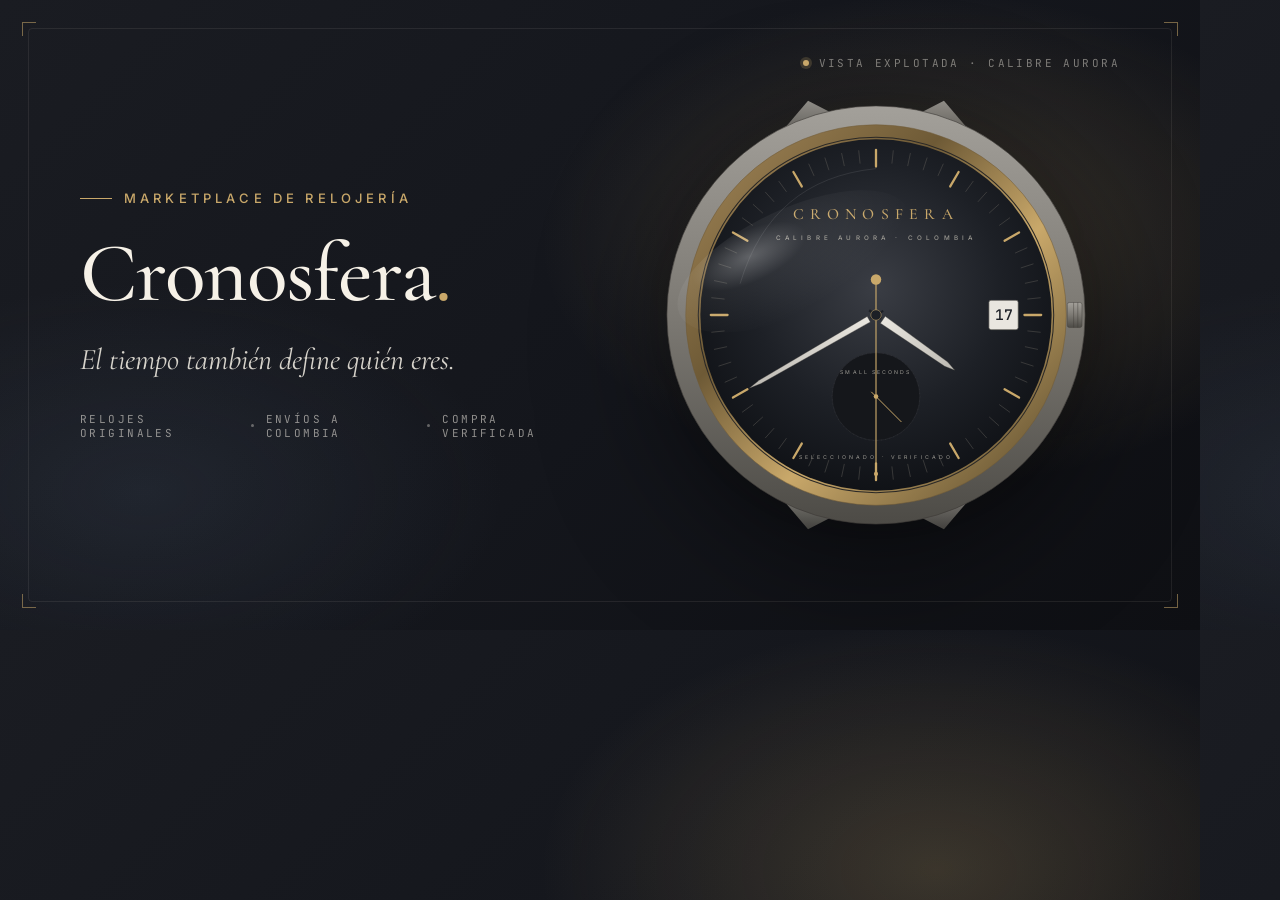
<file: og-image.html>
<!doctype html>
<html lang="es-CO"><head>
<meta charset="utf-8">
<title>Cronosfera OG</title>
<link rel="preconnect" href="https://fonts.googleapis.com">
<link rel="preconnect" href="https://fonts.gstatic.com" crossorigin>
<link href="https://fonts.googleapis.com/css2?family=Cormorant+Garamond:wght@400;500;600&family=Inter:wght@300;400;500;600;700&family=JetBrains+Mono:wght@400;500&display=swap" rel="stylesheet">
<style>
  *, *::before, *::after { box-sizing: border-box; margin: 0; padding: 0; }
  html, body { width: 1200px; height: 630px; overflow: hidden; }
  body {
    font-family: 'Inter', sans-serif;
    color: #f6f1e7;
    background:
      radial-gradient(55% 65% at 78% 38%, rgba(201, 168, 106, 0.22), transparent 60%),
      radial-gradient(50% 55% at 12% 78%, rgba(80, 96, 120, 0.18), transparent 60%),
      linear-gradient(135deg, #1a1c22 0%, #14161c 55%, #0e0f13 100%);
    position: relative;
  }

  /* Hairline frame */
  .frame {
    position: absolute; inset: 28px;
    border: 1px solid rgba(246, 241, 231, 0.08);
    border-radius: 4px;
    pointer-events: none;
  }

  /* Crosshair tickmarks at corners */
  .corner {
    position: absolute;
    width: 14px; height: 14px;
    border-color: rgba(201, 168, 106, 0.55);
    border-style: solid;
    border-width: 0;
  }
  .corner.tl { top: 22px; left: 22px; border-top-width: 1px; border-left-width: 1px; }
  .corner.tr { top: 22px; right: 22px; border-top-width: 1px; border-right-width: 1px; }
  .corner.bl { bottom: 22px; left: 22px; border-bottom-width: 1px; border-left-width: 1px; }
  .corner.br { bottom: 22px; right: 22px; border-bottom-width: 1px; border-right-width: 1px; }

  .stage {
    position: absolute; inset: 0;
    display: grid;
    grid-template-columns: 1.05fr 1fr;
    align-items: center;
    padding: 70px 80px;
    gap: 40px;
  }

  /* LEFT: brand + tagline */
  .left {
    display: flex;
    flex-direction: column;
    justify-content: center;
    gap: 28px;
    z-index: 2;
  }
  .eyebrow {
    display: inline-flex; align-items: center; gap: 12px;
    font-size: 13px; font-weight: 500;
    letter-spacing: 0.32em;
    text-transform: uppercase;
    color: #c9a86a;
  }
  .eyebrow::before {
    content: ""; width: 32px; height: 1px;
    background: #c9a86a;
  }
  .wordmark {
    font-family: 'Cormorant Garamond', serif;
    font-size: 84px;
    font-weight: 500;
    line-height: 0.95;
    letter-spacing: -0.012em;
    color: #f6f1e7;
  }
  .wordmark .dot { color: #c9a86a; }
  .tagline {
    font-family: 'Cormorant Garamond', serif;
    font-size: 30px;
    font-style: italic;
    font-weight: 400;
    line-height: 1.2;
    color: rgba(246, 241, 231, 0.86);
    max-width: 380px;
  }
  .sub {
    display: flex; align-items: center; gap: 12px;
    font-family: 'JetBrains Mono', monospace;
    font-size: 11px;
    letter-spacing: 0.22em;
    text-transform: uppercase;
    color: rgba(246, 241, 231, 0.55);
    margin-top: 6px;
  }
  .sub .dot-sep {
    width: 3px; height: 3px; border-radius: 50%;
    background: rgba(246, 241, 231, 0.35);
  }

  /* RIGHT: large watch */
  .right {
    position: relative;
    height: 100%;
    display: grid;
    place-items: center;
    z-index: 1;
  }
  .right::before {
    content: "";
    position: absolute;
    width: 70%; height: 70%;
    background: radial-gradient(circle, rgba(201, 168, 106, 0.28), transparent 65%);
    filter: blur(50px);
    z-index: -1;
  }
  .watch-svg {
    width: 460px;
    height: 460px;
    filter: drop-shadow(0 30px 60px rgba(0, 0, 0, 0.5));
  }

  /* Top-right meta tag */
  .top-meta {
    position: absolute;
    top: 56px; right: 80px;
    font-family: 'JetBrains Mono', monospace;
    font-size: 11px;
    letter-spacing: 0.22em;
    text-transform: uppercase;
    color: rgba(246, 241, 231, 0.45);
    display: inline-flex; align-items: center; gap: 10px;
    z-index: 3;
  }
  .top-meta .dot {
    width: 6px; height: 6px; border-radius: 50%;
    background: #c9a86a;
    box-shadow: 0 0 0 3px rgba(201, 168, 106, 0.2);
  }
</style>
</head>
<body>
  <div class="frame"></div>
  <span class="corner tl"></span>
  <span class="corner tr"></span>
  <span class="corner bl"></span>
  <span class="corner br"></span>

  <div class="top-meta">
    <span class="dot"></span>
    Vista explotada · Calibre Aurora
  </div>

  <div class="stage">
    <div class="left">
      <span class="eyebrow">Marketplace de relojería</span>
      <div class="wordmark">Cronosfera<span class="dot">.</span></div>
      <div class="tagline">El tiempo también define quién eres.</div>
      <div class="sub">
        <span>Relojes originales</span>
        <span class="dot-sep"></span>
        <span>Envíos a Colombia</span>
        <span class="dot-sep"></span>
        <span>Compra verificada</span>
      </div>
    </div>

    <div class="right">
      <svg class="watch-svg" viewBox="-220 -220 440 440" role="img" aria-label="Reloj Cronosfera">
        <defs>
          <radialGradient id="og-dial" cx="50%" cy="42%" r="65%">
            <stop offset="0%" stop-color="#3a3d44"></stop>
            <stop offset="55%" stop-color="#1d2026"></stop>
            <stop offset="100%" stop-color="#0c0e12"></stop>
          </radialGradient>
          <linearGradient id="og-bezel" x1="0%" y1="0%" x2="100%" y2="100%">
            <stop offset="0%" stop-color="#a78a5a"></stop>
            <stop offset="35%" stop-color="#6e5a36"></stop>
            <stop offset="60%" stop-color="#c9a86a"></stop>
            <stop offset="100%" stop-color="#4d3f24"></stop>
          </linearGradient>
          <linearGradient id="og-case" x1="0%" y1="0%" x2="0%" y2="100%">
            <stop offset="0%" stop-color="#a3a09a"></stop>
            <stop offset="50%" stop-color="#7c7973"></stop>
            <stop offset="100%" stop-color="#4d4b46"></stop>
          </linearGradient>
          <radialGradient id="og-crystal" cx="35%" cy="28%" r="70%">
            <stop offset="0%" stop-color="#ffffff" stop-opacity="0.3"></stop>
            <stop offset="35%" stop-color="#ffffff" stop-opacity="0.06"></stop>
            <stop offset="100%" stop-color="#ffffff" stop-opacity="0"></stop>
          </radialGradient>
          <linearGradient id="og-hand" x1="0%" y1="0%" x2="0%" y2="100%">
            <stop offset="0%" stop-color="#e9e6df"></stop>
            <stop offset="100%" stop-color="#bcb9b2"></stop>
          </linearGradient>
        </defs>

        <!-- bracelet top -->
        <path d="M -65,-205 L -88,-178 L -52,-160 L -32,-188 Z" fill="url(#og-case)" opacity="0.85"></path>
        <path d="M 65,-205 L 88,-178 L 52,-160 L 32,-188 Z" fill="url(#og-case)" opacity="0.85"></path>
        <!-- bracelet bottom -->
        <path d="M -65,205 L -88,178 L -52,160 L -32,188 Z" fill="url(#og-case)" opacity="0.85"></path>
        <path d="M 65,205 L 88,178 L 52,160 L 32,188 Z" fill="url(#og-case)" opacity="0.85"></path>

        <!-- case -->
        <circle r="200" fill="url(#og-case)"></circle>
        <circle r="200" fill="none" stroke="#3d3b37" stroke-width="0.6"></circle>
        <!-- bezel -->
        <circle r="182" fill="url(#og-bezel)"></circle>
        <circle r="182" fill="none" stroke="#6e5a36" stroke-width="0.5"></circle>
        <!-- inner bezel ring -->
        <circle r="170" fill="none" stroke="#2a2826" stroke-width="1"></circle>
        <!-- dial -->
        <circle r="168" fill="url(#og-dial)"></circle>

        <!-- indices (60 ticks) -->
        <g id="indices"></g>

        <!-- brand on dial -->
        <text y="-92" text-anchor="middle" font-family="'Cormorant Garamond', serif" font-size="15" letter-spacing="6" fill="#c9a86a" font-weight="500">CRONOSFERA</text>
        <text y="-72" text-anchor="middle" font-family="'Inter', sans-serif" font-size="6" letter-spacing="4" fill="#9c9a93" font-weight="500">CALIBRE AURORA · COLOMBIA</text>

        <!-- subdial at 6 -->
        <g transform="translate(0, 78)">
          <circle r="42" fill="#15171b" stroke="#2a2c30" stroke-width="0.6"></circle>
          <circle r="42" fill="none" stroke="#3a3d44" stroke-width="0.4" stroke-dasharray="1 3"></circle>
          <text y="-22" text-anchor="middle" font-family="'Inter', sans-serif" font-size="5" letter-spacing="2" fill="#9c9a93">SMALL SECONDS</text>
          <g transform="rotate(135)">
            <line x1="0" y1="6" x2="0" y2="-34" stroke="#c9a86a" stroke-width="0.9" stroke-linecap="round"></line>
          </g>
          <circle r="2.2" fill="#c9a86a"></circle>
        </g>

        <!-- date window at 3 -->
        <g transform="translate(122, 0)">
          <rect x="-14" y="-14" width="28" height="28" fill="#e9e6df" stroke="#5a5853" stroke-width="0.6" rx="2"></rect>
          <text y="5" text-anchor="middle" font-family="'JetBrains Mono', monospace" font-size="14" fill="#1d2026" font-weight="500">17</text>
        </g>

        <!-- hands at 10:10 -->
        <g transform="rotate(305)">
          <path d="M -4,8 L -2.5,82 L 0,92 L 2.5,82 L 4,8 Z" fill="url(#og-hand)" stroke="#3d3b37" stroke-width="0.3"></path>
          <rect x="-1.2" y="-8" width="2.4" height="14" fill="#1d2026"></rect>
        </g>
        <g transform="rotate(60)">
          <path d="M -3,8 L -1.8,128 L 0,140 L 1.8,128 L 3,8 Z" fill="url(#og-hand)" stroke="#3d3b37" stroke-width="0.3"></path>
          <rect x="-1" y="-8" width="2" height="14" fill="#1d2026"></rect>
        </g>
        <g transform="rotate(180)">
          <line x1="0" y1="34" x2="0" y2="-152" stroke="#c9a86a" stroke-width="1.1" stroke-linecap="round"></line>
          <circle cy="34" r="5" fill="#c9a86a"></circle>
          <circle cy="-152" r="2" fill="#c9a86a"></circle>
        </g>

        <!-- center cap -->
        <circle r="5" fill="#1d2026" stroke="#c9a86a" stroke-width="0.5"></circle>

        <!-- crown at 3 -->
        <g transform="translate(186, 0)">
          <rect x="-3" y="-12" width="14" height="24" fill="url(#og-case)" stroke="#3d3b37" stroke-width="0.4" rx="2"></rect>
          <line x1="3" y1="-12" x2="3" y2="12" stroke="#3d3b37" stroke-width="0.4"></line>
          <line x1="7" y1="-12" x2="7" y2="12" stroke="#3d3b37" stroke-width="0.4"></line>
        </g>

        <!-- crystal reflection -->
        <ellipse cx="-50" cy="-80" rx="120" ry="50" fill="url(#og-crystal)" transform="rotate(-25)"></ellipse>
        <path d="M -130,-30 Q -100,-130 0,-140" fill="none" stroke="#ffffff" stroke-width="0.5" opacity="0.18"></path>

        <!-- microtext -->
        <text y="138" text-anchor="middle" font-family="'Inter', sans-serif" font-size="5" letter-spacing="3" fill="#9c9a93">SELECCIONADO · VERIFICADO</text>
      </svg>
    </div>
  </div>

<script>
  // Draw 60 tick indices for the watch dial
  var parent = document.getElementById('indices');
  var NS = 'http://www.w3.org/2000/svg';
  for (var i = 0; i < 60; i++) {
    var angle = (i * 6 - 90) * Math.PI / 180;
    var isMajor = i % 5 === 0;
    var r1 = isMajor ? 142 : 146;
    var r2 = 158;
    var x1 = Math.cos(angle) * r1, y1 = Math.sin(angle) * r1;
    var x2 = Math.cos(angle) * r2, y2 = Math.sin(angle) * r2;
    var ln = document.createElementNS(NS, 'line');
    ln.setAttribute('x1', x1.toFixed(2));
    ln.setAttribute('y1', y1.toFixed(2));
    ln.setAttribute('x2', x2.toFixed(2));
    ln.setAttribute('y2', y2.toFixed(2));
    ln.setAttribute('stroke', isMajor ? '#c9a86a' : '#5a5853');
    ln.setAttribute('stroke-width', isMajor ? 2.2 : 0.5);
    ln.setAttribute('stroke-linecap', 'round');
    parent.appendChild(ln);
  }
</script>
</body>
</html>
</file>
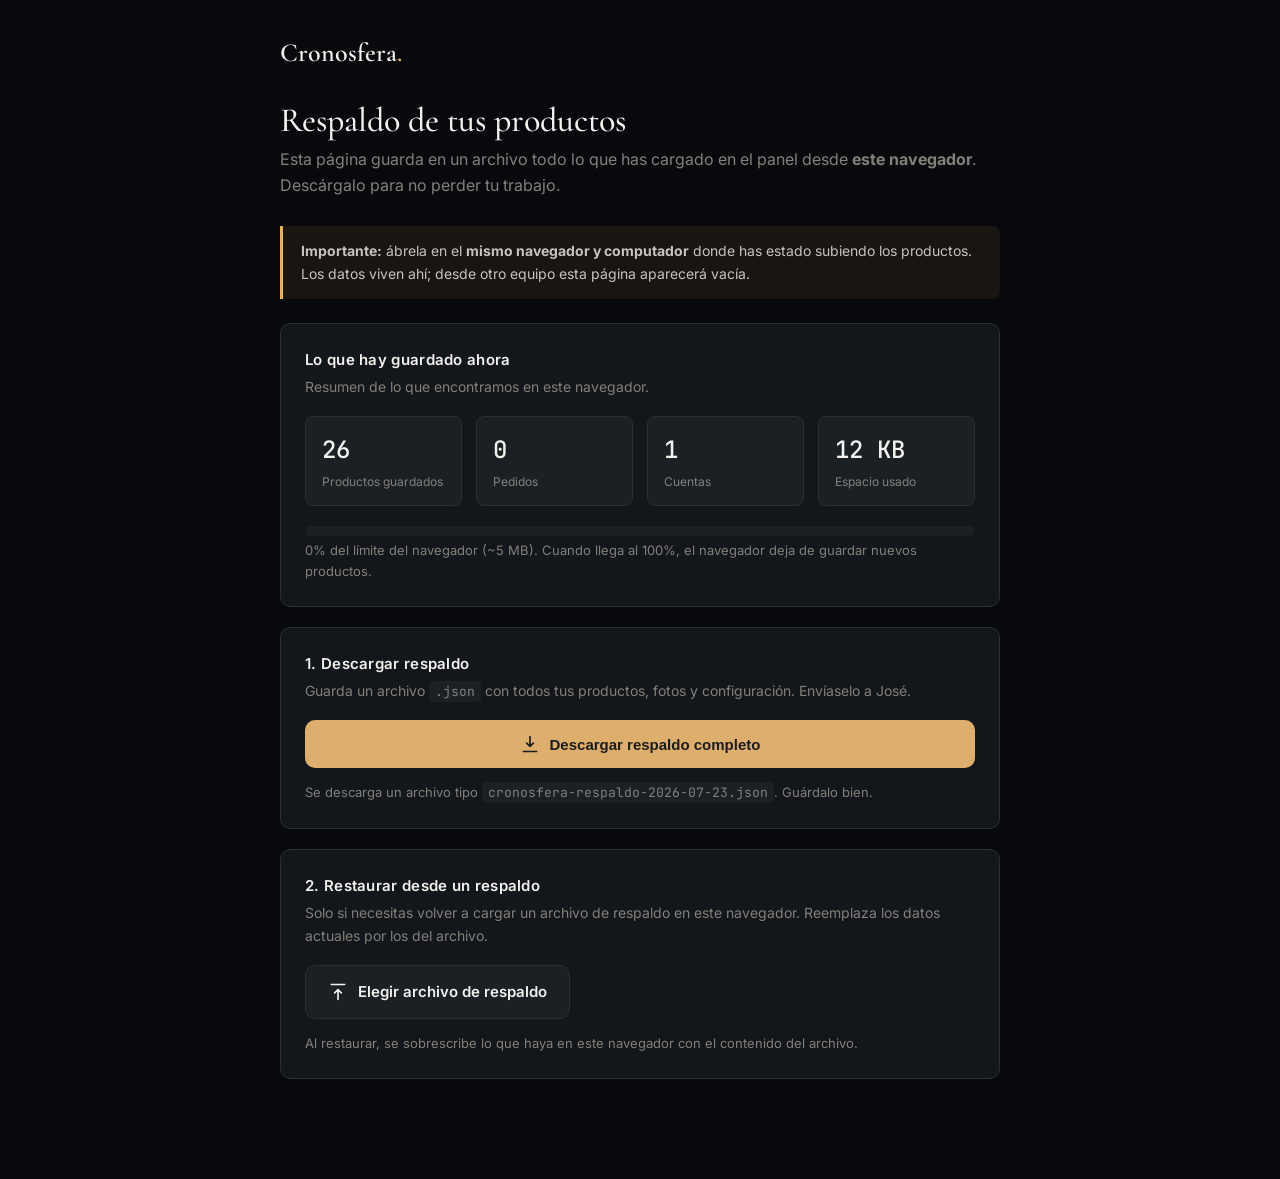
<file: respaldo.html>
<!doctype html>
<html lang="es-CO">
<head>
  <meta charset="utf-8">
  <meta name="viewport" content="width=device-width, initial-scale=1">
  <meta name="theme-color" content="#14161c">
  <meta name="robots" content="noindex,nofollow">
  <title>Respaldo de datos · Cronosfera</title>
  <link rel="preconnect" href="https://fonts.googleapis.com">
  <link rel="preconnect" href="https://fonts.gstatic.com" crossorigin>
  <link href="https://fonts.googleapis.com/css2?family=Cormorant+Garamond:wght@500;600&family=Inter:wght@400;500;600;700&family=JetBrains+Mono:wght@400;500&display=swap" rel="stylesheet">
  <style>
    :root {
      --bg: oklch(14% 0.008 250); --surface: oklch(20% 0.010 250); --surface-2: oklch(24% 0.012 250);
      --fg: oklch(96% 0.005 80); --fg-soft: oklch(82% 0.005 80); --muted: oklch(60% 0.008 80);
      --border: oklch(30% 0.008 250); --accent: oklch(78% 0.10 75); --accent-deep: oklch(68% 0.12 70);
      --danger: oklch(64% 0.18 25); --success: oklch(70% 0.12 155); --warning: oklch(80% 0.13 80);
      --font-display: 'Cormorant Garamond', Georgia, serif;
      --font-body: 'Inter', -apple-system, system-ui, sans-serif;
      --font-mono: 'JetBrains Mono', ui-monospace, Menlo, monospace;
      --r: 10px;
    }
    * { margin: 0; padding: 0; box-sizing: border-box; }
    body { background: var(--bg); color: var(--fg); font: 400 16px/1.6 var(--font-body); -webkit-font-smoothing: antialiased; padding: 32px 20px 80px; }
    .wrap { max-width: 720px; margin: 0 auto; }
    .logo { font-family: var(--font-display); font-size: 26px; font-weight: 600; margin-bottom: 6px; }
    .logo .dot { color: var(--accent); }
    h1 { font-family: var(--font-display); font-size: 34px; font-weight: 500; margin: 28px 0 8px; line-height: 1.1; }
    .lead { color: var(--muted); margin-bottom: 28px; }
    .card { background: var(--surface); border: 1px solid var(--border); border-radius: var(--r); padding: 24px; margin-bottom: 20px; }
    .card h2 { font-size: 15px; font-weight: 600; letter-spacing: .02em; margin-bottom: 4px; }
    .card p.sub { color: var(--muted); font-size: 14px; margin-bottom: 18px; }
    .stat-grid { display: grid; grid-template-columns: repeat(auto-fit, minmax(140px, 1fr)); gap: 14px; margin-bottom: 20px; }
    .stat { background: var(--surface-2); border: 1px solid var(--border); border-radius: 8px; padding: 14px 16px; }
    .stat .n { font-family: var(--font-mono); font-size: 24px; font-weight: 500; color: var(--fg); }
    .stat .n.warn { color: var(--warning); }
    .stat .n.danger { color: oklch(78% 0.16 25); }
    .stat .l { font-size: 12px; color: var(--muted); margin-top: 2px; }
    .bar { height: 10px; background: var(--surface-2); border-radius: 999px; overflow: hidden; margin: 6px 0 4px; }
    .bar > span { display: block; height: 100%; background: linear-gradient(90deg, var(--success), var(--warning)); border-radius: 999px; }
    .bar.full > span { background: linear-gradient(90deg, var(--warning), var(--danger)); }
    .btn { display: inline-flex; align-items: center; gap: 10px; padding: 14px 22px; border-radius: var(--r); font-size: 15px; font-weight: 600; cursor: pointer; border: 0; transition: filter .15s; }
    .btn:hover { filter: brightness(1.08); }
    .btn-primary { background: var(--accent); color: #1a1c20; width: 100%; justify-content: center; }
    .btn-ghost { background: var(--surface-2); color: var(--fg); border: 1px solid var(--border); }
    .btn svg { width: 20px; height: 20px; }
    .hint { font-size: 13px; color: var(--muted); margin-top: 14px; }
    .toast { position: fixed; left: 50%; bottom: 28px; transform: translateX(-50%) translateY(20px); background: var(--surface-2); border: 1px solid var(--border); border-radius: 999px; padding: 12px 22px; font-size: 14px; font-weight: 500; opacity: 0; transition: all .25s; pointer-events: none; box-shadow: 0 20px 50px rgba(0,0,0,.5); }
    .toast.show { opacity: 1; transform: translateX(-50%) translateY(0); }
    .toast.ok { border-color: color-mix(in oklab, var(--success) 50%, var(--border)); }
    .toast.err { border-color: color-mix(in oklab, var(--danger) 50%, var(--border)); }
    .callout { border-left: 3px solid var(--warning); background: color-mix(in oklab, var(--warning) 8%, transparent); padding: 14px 18px; border-radius: 0 8px 8px 0; font-size: 14px; color: var(--fg-soft); margin-bottom: 24px; }
    .file-row { display: flex; gap: 12px; flex-wrap: wrap; align-items: center; }
    code { font-family: var(--font-mono); font-size: 13px; background: var(--surface-2); padding: 2px 6px; border-radius: 4px; }
    .empty-note { color: oklch(78% 0.16 25); font-size: 14px; }
  </style>
</head>
<body>
  <div class="wrap">
    <div class="logo">Cronosfera<span class="dot">.</span></div>
    <h1>Respaldo de tus productos</h1>
    <p class="lead">Esta página guarda en un archivo todo lo que has cargado en el panel desde <strong>este navegador</strong>. Descárgalo para no perder tu trabajo.</p>

    <div class="callout">
      <strong>Importante:</strong> ábrela en el <strong>mismo navegador y computador</strong> donde has estado subiendo los productos. Los datos viven ahí; desde otro equipo esta página aparecerá vacía.
    </div>

    <div class="card">
      <h2>Lo que hay guardado ahora</h2>
      <p class="sub">Resumen de lo que encontramos en este navegador.</p>
      <div class="stat-grid" id="stats"></div>
      <div id="usageBlock"></div>
    </div>

    <div class="card">
      <h2>1. Descargar respaldo</h2>
      <p class="sub">Guarda un archivo <code>.json</code> con todos tus productos, fotos y configuración. Envíaselo a José.</p>
      <button class="btn btn-primary" id="downloadBtn">
        <svg viewBox="0 0 24 24" fill="none" stroke="currentColor" stroke-width="2"><path d="M12 3v12m0 0-4-4m4 4 4-4M4 21h16" stroke-linecap="round" stroke-linejoin="round"/></svg>
        Descargar respaldo completo
      </button>
      <p class="hint">Se descarga un archivo tipo <code>cronosfera-respaldo-2026-07-23.json</code>. Guárdalo bien.</p>
    </div>

    <div class="card">
      <h2>2. Restaurar desde un respaldo</h2>
      <p class="sub">Solo si necesitas volver a cargar un archivo de respaldo en este navegador. Reemplaza los datos actuales por los del archivo.</p>
      <div class="file-row">
        <label class="btn btn-ghost">
          <svg viewBox="0 0 24 24" fill="none" stroke="currentColor" stroke-width="2"><path d="M12 21V9m0 0-4 4m4-4 4 4M4 3h16" stroke-linecap="round" stroke-linejoin="round"/></svg>
          Elegir archivo de respaldo
          <input type="file" accept="application/json,.json" id="restoreInput" hidden>
        </label>
        <span id="restoreName" style="color:var(--muted);font-size:14px"></span>
      </div>
      <p class="hint">Al restaurar, se sobrescribe lo que haya en este navegador con el contenido del archivo.</p>
    </div>
  </div>

  <div class="toast" id="toast"></div>

  <script>
    (function () {
      var PREFIX = 'cronos:';
      function toast(msg, type) {
        var t = document.getElementById('toast');
        t.textContent = msg;
        t.className = 'toast show ' + (type || '');
        setTimeout(function () { t.className = 'toast ' + (type || ''); }, 3200);
      }
      function collect() {
        var data = {};
        for (var i = 0; i < localStorage.length; i++) {
          var k = localStorage.key(i);
          if (k && k.indexOf(PREFIX) === 0) data[k] = localStorage.getItem(k);
        }
        return data;
      }
      function bytesOf(data) {
        var total = 0;
        Object.keys(data).forEach(function (k) { total += k.length + (data[k] ? data[k].length : 0); });
        return total;
      }
      function fmtBytes(b) {
        if (b < 1024) return b + ' B';
        if (b < 1024 * 1024) return (b / 1024).toFixed(0) + ' KB';
        return (b / 1024 / 1024).toFixed(2) + ' MB';
      }
      function parseCount(raw) {
        try { var v = JSON.parse(raw); return Array.isArray(v) ? v.length : null; } catch (e) { return null; }
      }

      var data = collect();
      var products = data[PREFIX + 'products'] ? parseCount(data[PREFIX + 'products']) : 0;
      var orders = data[PREFIX + 'orders'] ? parseCount(data[PREFIX + 'orders']) : 0;
      var users = data[PREFIX + 'users'] ? parseCount(data[PREFIX + 'users']) : 0;
      var used = bytesOf(data);
      // Tope típico de localStorage por sitio: ~5 MB. Es el límite que llenó el catálogo.
      var LIMIT = 5 * 1024 * 1024;
      var pct = Math.min(100, Math.round(used / LIMIT * 100));

      document.getElementById('stats').innerHTML = ''
        + '<div class="stat"><div class="n' + (products === 0 ? ' danger' : '') + '">' + (products == null ? '—' : products) + '</div><div class="l">Productos guardados</div></div>'
        + '<div class="stat"><div class="n">' + (orders == null ? '—' : orders) + '</div><div class="l">Pedidos</div></div>'
        + '<div class="stat"><div class="n">' + (users == null ? '—' : users) + '</div><div class="l">Cuentas</div></div>'
        + '<div class="stat"><div class="n' + (pct >= 90 ? ' danger' : pct >= 70 ? ' warn' : '') + '">' + fmtBytes(used) + '</div><div class="l">Espacio usado</div></div>';

      document.getElementById('usageBlock').innerHTML = ''
        + '<div class="bar' + (pct >= 90 ? ' full' : '') + '"><span style="width:' + pct + '%"></span></div>'
        + '<div class="l" style="font-size:13px;color:var(--muted)">' + pct + '% del límite del navegador (~5 MB). '
        + (pct >= 90 ? '<span class="empty-note">Está lleno: por eso los últimos productos no se guardaron.</span>' : 'Cuando llega al 100%, el navegador deja de guardar nuevos productos.')
        + '</div>'
        + (products === 0 ? '<p class="empty-note" style="margin-top:12px">No encontramos productos en este navegador. Si aquí es donde los subiste, avísale a José antes de hacer nada más.</p>' : '');

      // ---- Descargar ----
      document.getElementById('downloadBtn').addEventListener('click', function () {
        var payload = {
          _tipo: 'cronosfera-respaldo',
          _version: 1,
          _fecha: new Date().toISOString(),
          _resumen: { productos: products, pedidos: orders, cuentas: users, bytes: used },
          datos: data
        };
        var blob = new Blob([JSON.stringify(payload)], { type: 'application/json' });
        var url = URL.createObjectURL(blob);
        var a = document.createElement('a');
        var fecha = new Date().toISOString().slice(0, 10);
        a.href = url; a.download = 'cronosfera-respaldo-' + fecha + '.json';
        document.body.appendChild(a); a.click(); document.body.removeChild(a);
        setTimeout(function () { URL.revokeObjectURL(url); }, 1000);
        toast('Respaldo descargado ✓ Guárdalo y envíaselo a José', 'ok');
      });

      // ---- Restaurar ----
      document.getElementById('restoreInput').addEventListener('change', function (e) {
        var file = e.target.files && e.target.files[0];
        if (!file) return;
        document.getElementById('restoreName').textContent = file.name;
        var reader = new FileReader();
        reader.onload = function () {
          var parsed;
          try { parsed = JSON.parse(reader.result); } catch (err) { toast('El archivo no es un respaldo válido', 'err'); return; }
          var d = parsed && parsed.datos ? parsed.datos : null;
          if (!d || typeof d !== 'object') { toast('El archivo no tiene datos de Cronosfera', 'err'); return; }
          var n = (d[PREFIX + 'products'] ? parseCount(d[PREFIX + 'products']) : 0) || 0;
          if (!confirm('Se van a restaurar ' + n + ' productos (y su configuración) en este navegador, reemplazando lo que haya ahora. ¿Continuar?')) return;
          Object.keys(d).forEach(function (k) {
            if (k.indexOf(PREFIX) === 0) { try { localStorage.setItem(k, d[k]); } catch (err) { toast('No cupo todo: el navegador se llenó al restaurar', 'err'); } }
          });
          toast('Restaurado ✓ Recargando…', 'ok');
          setTimeout(function () { location.reload(); }, 1400);
        };
        reader.readAsText(file);
      });
    })();
  </script>
</body>
</html>
</file>
